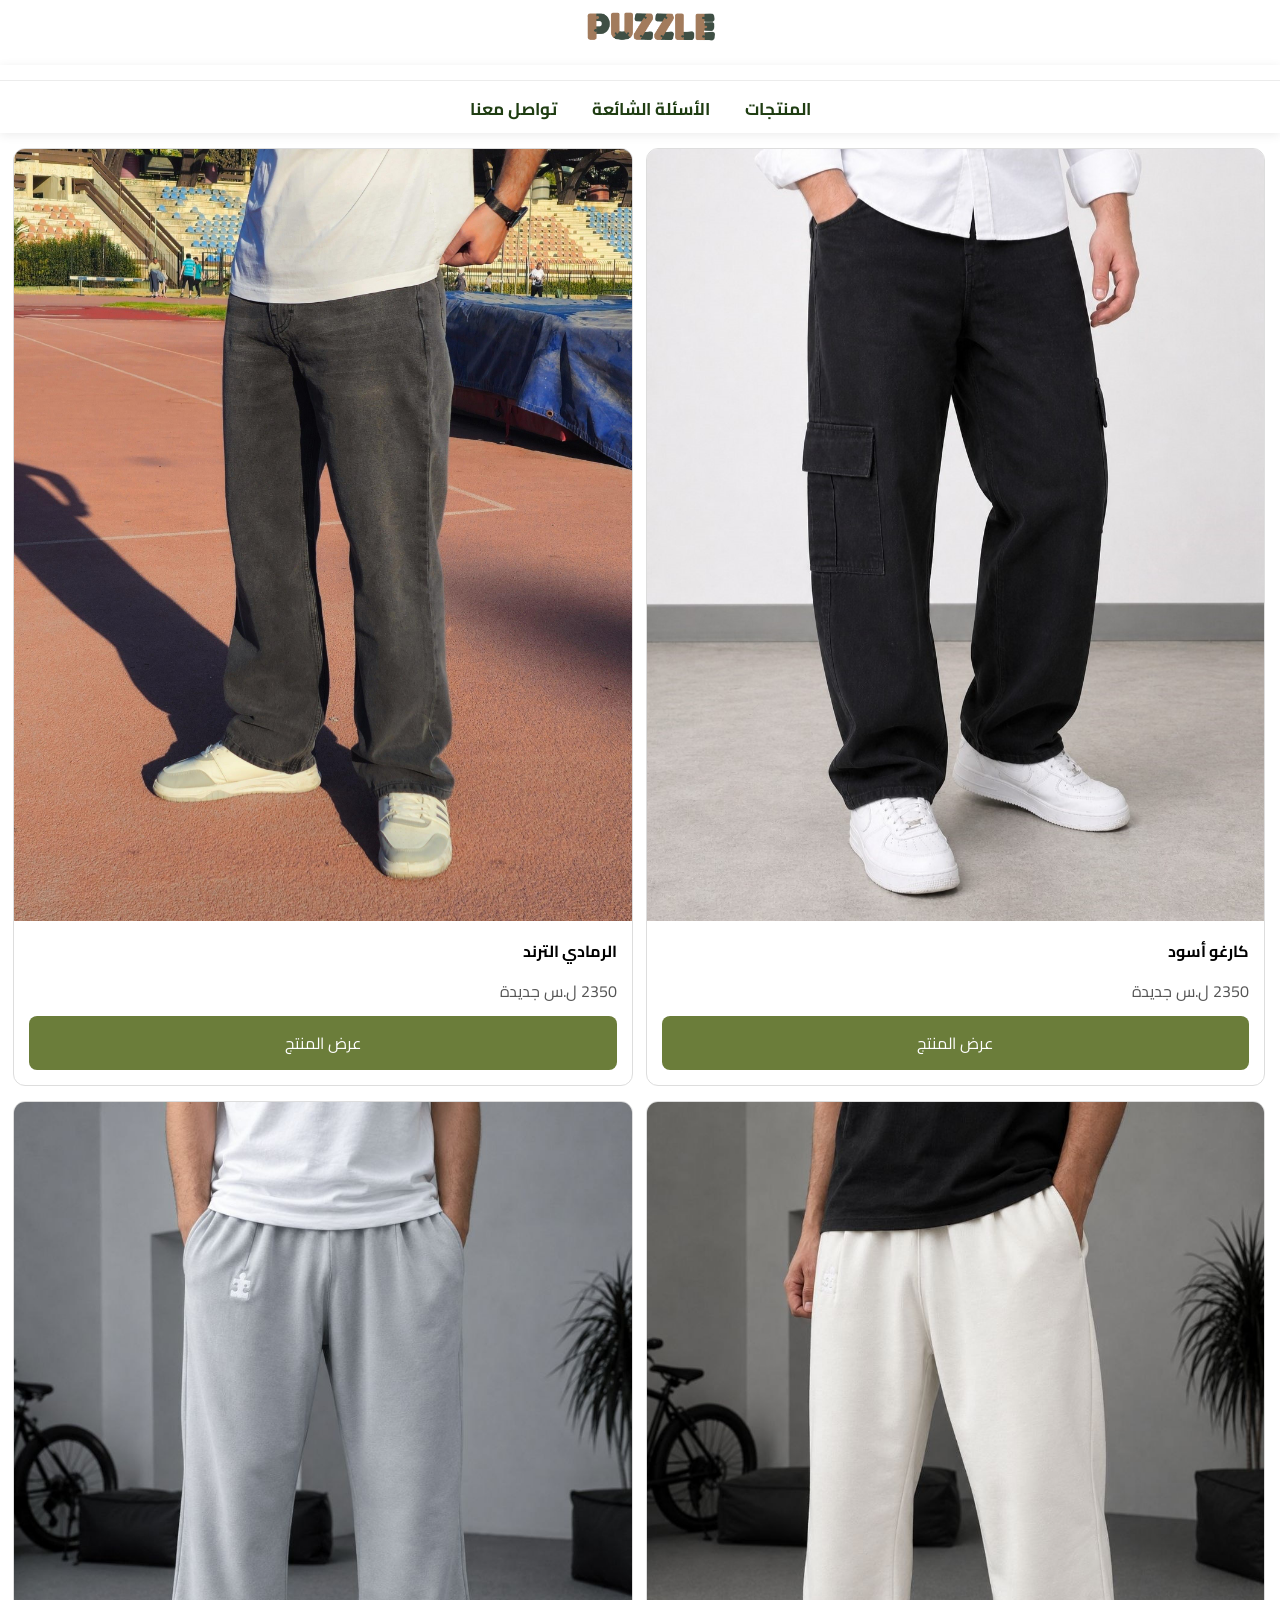
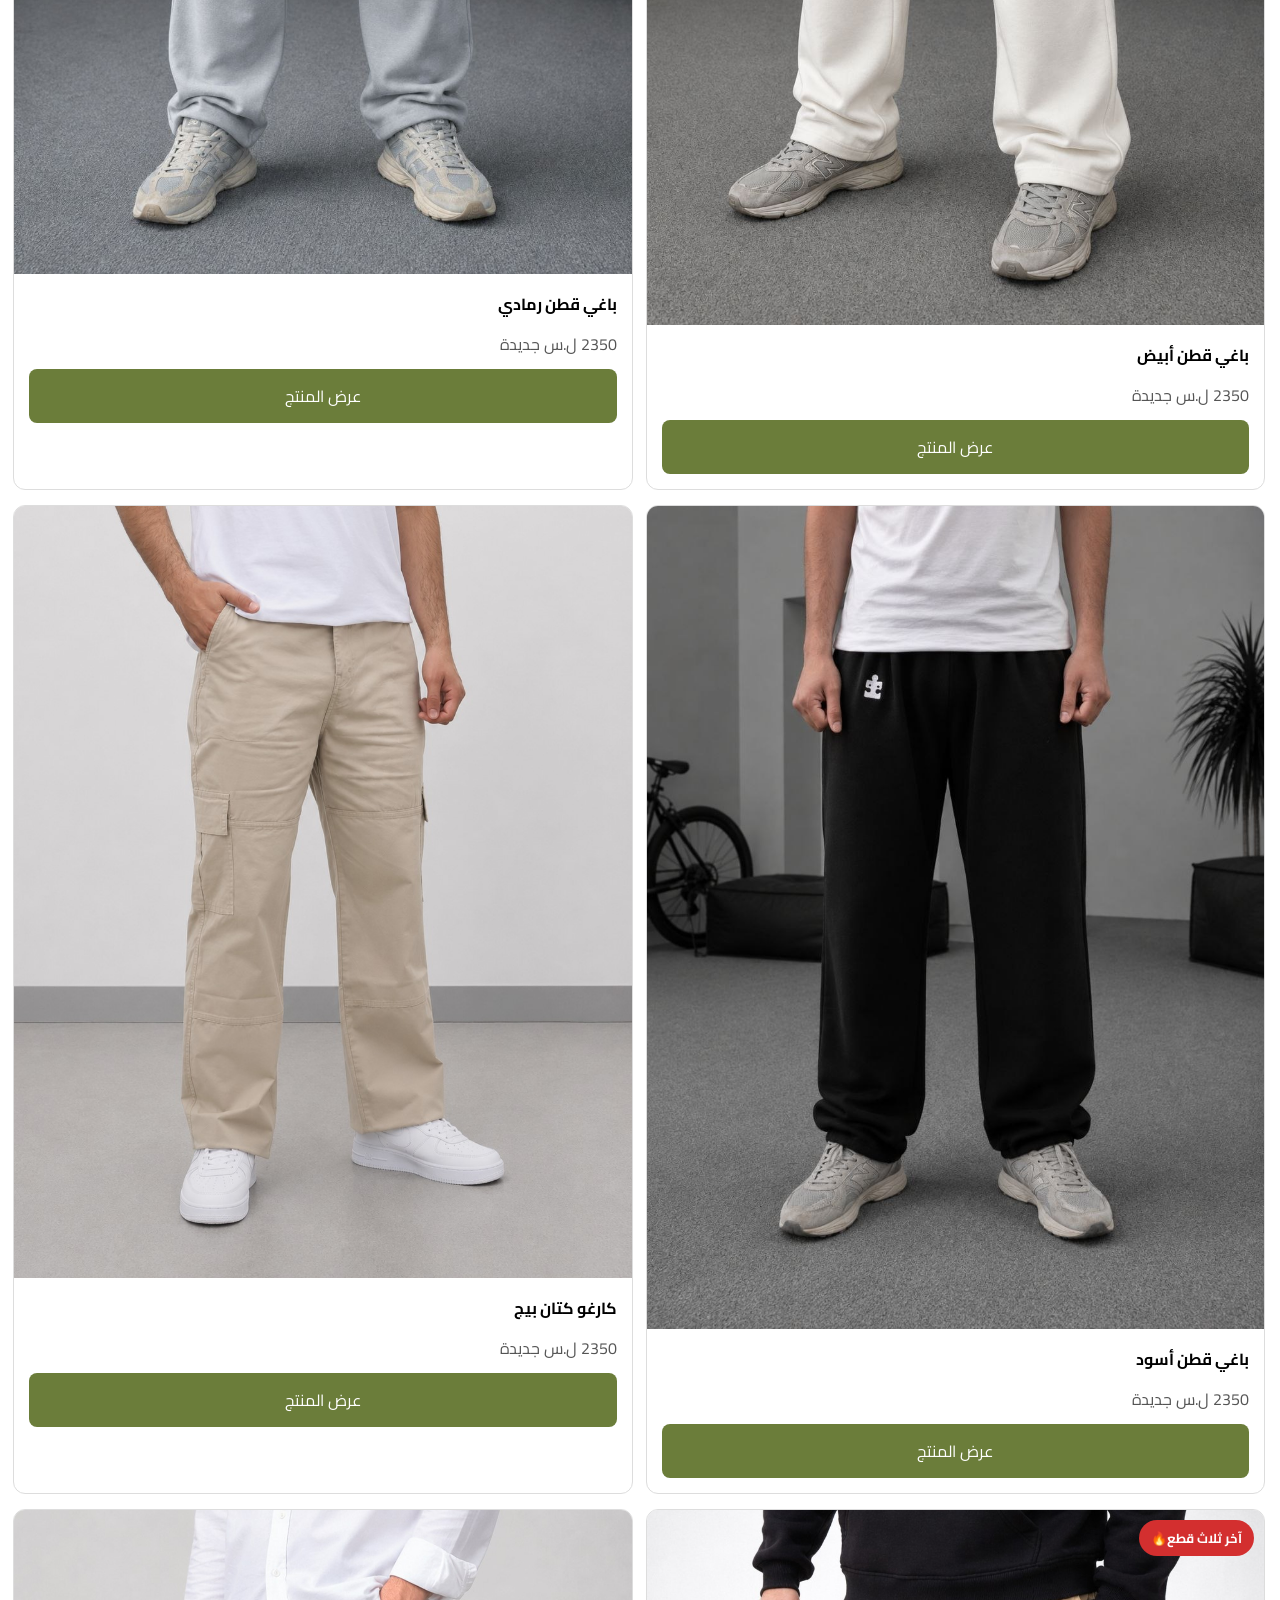
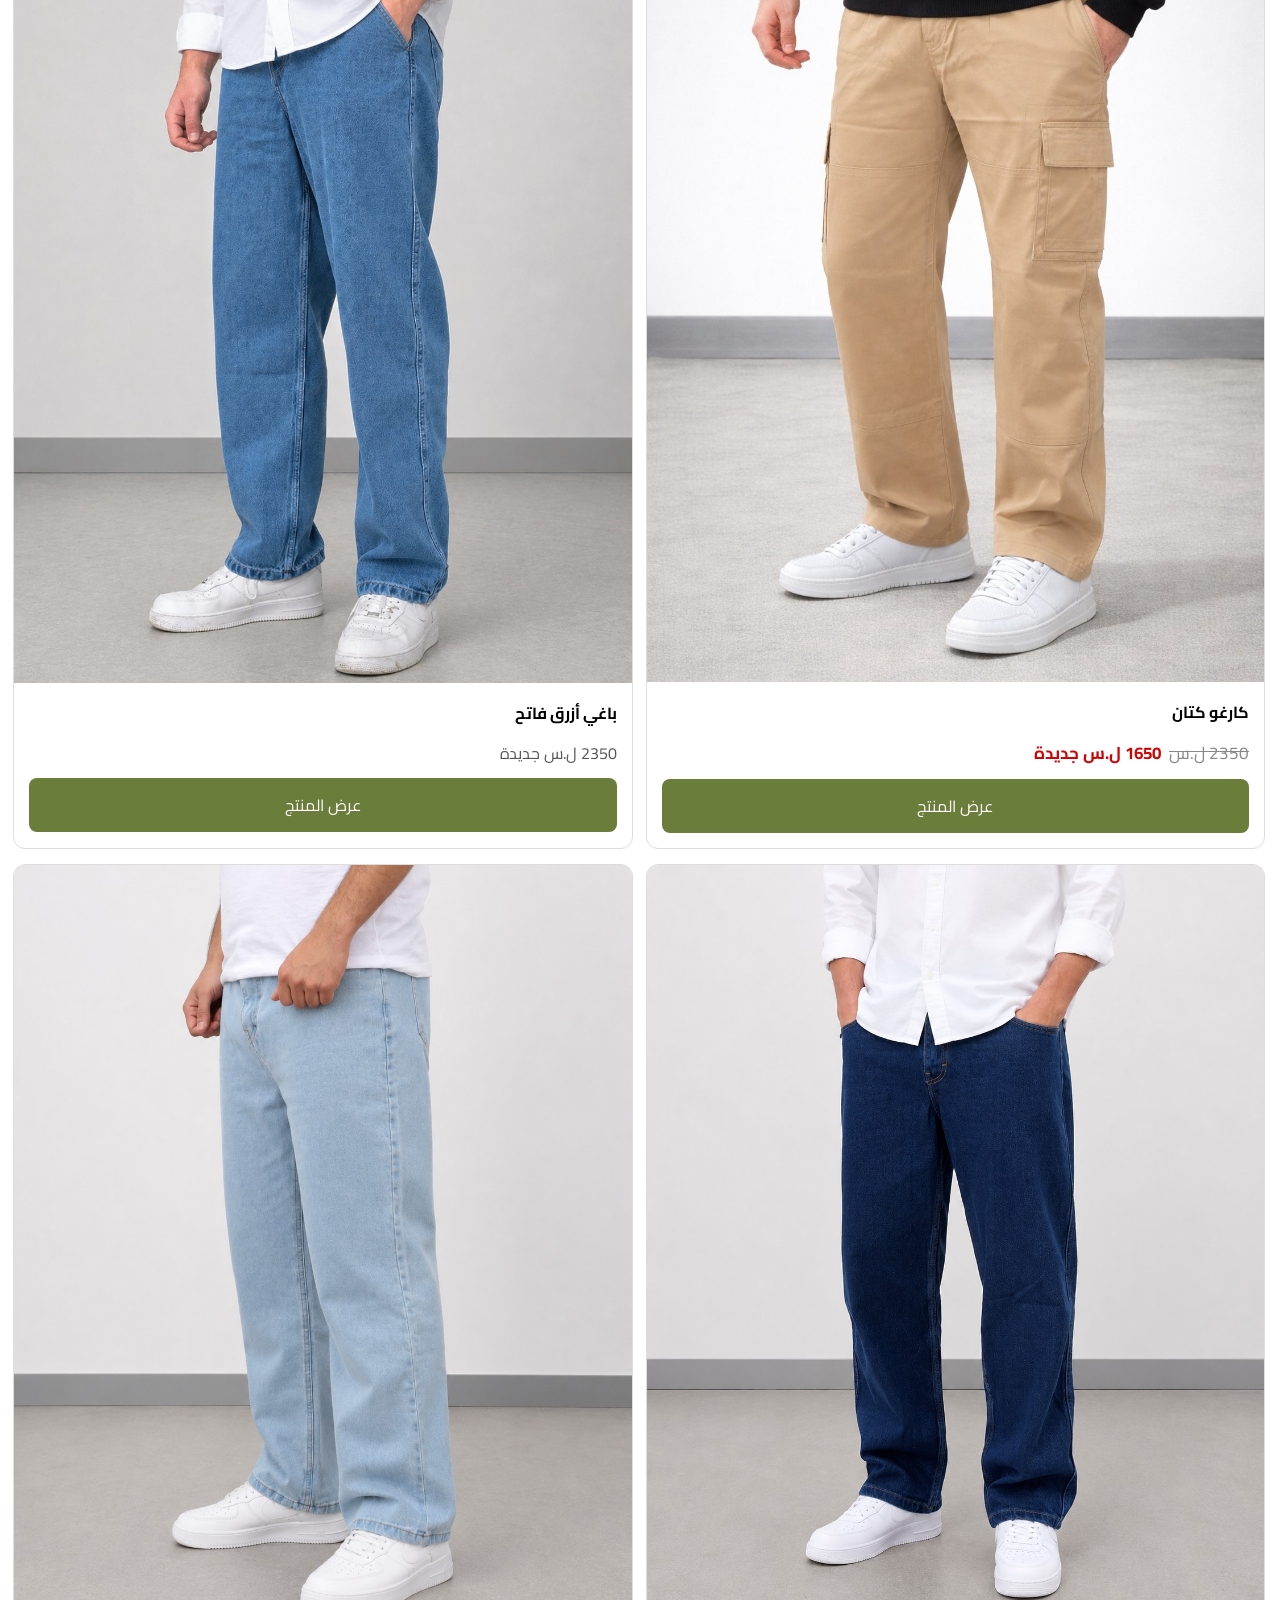
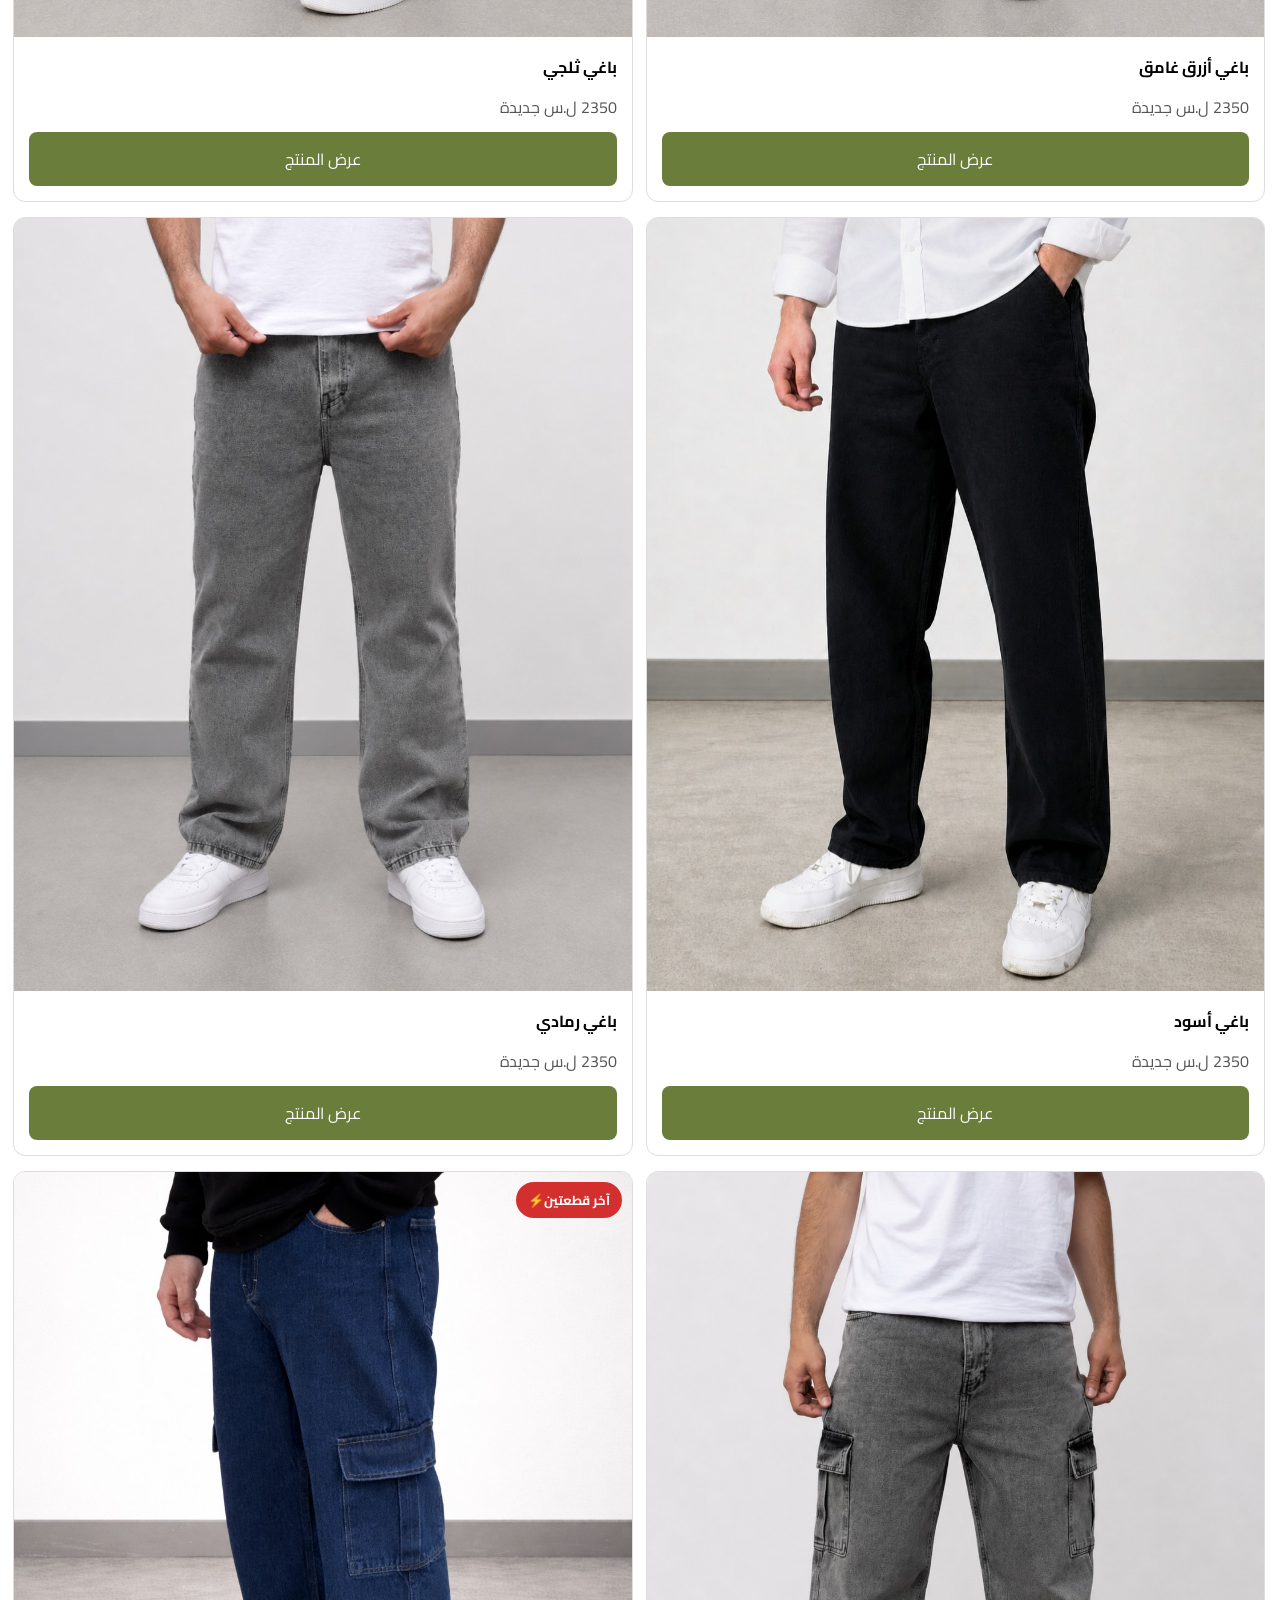
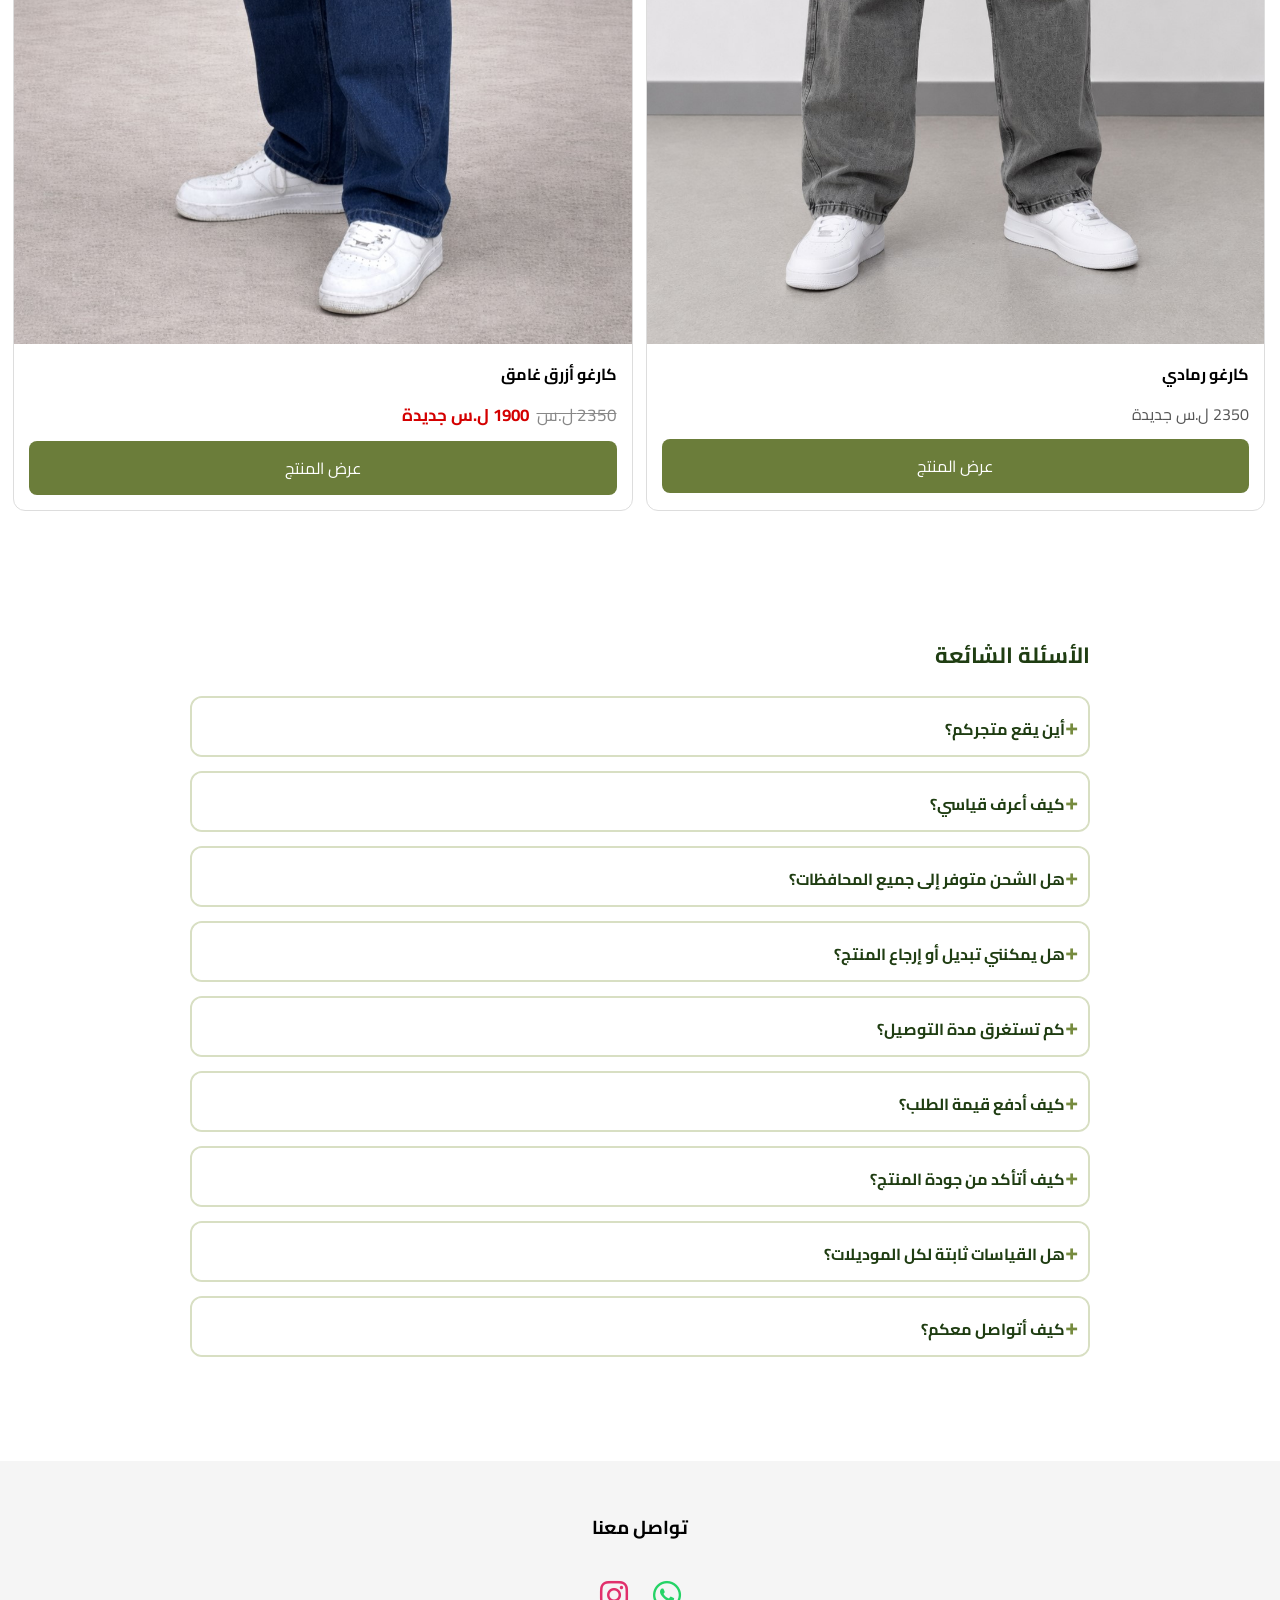
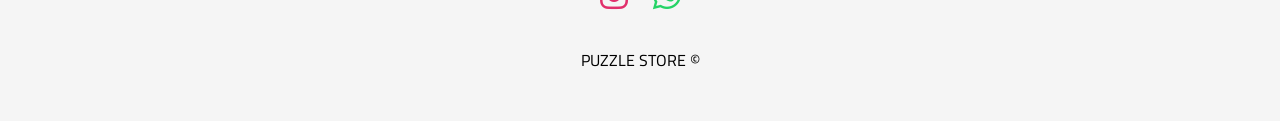
<file: index.html>
<!DOCTYPE html>
<html lang="ar" dir="rtl">
<head>
    <link
rel="icon"
type="image/png"
href="Images/favicon.png">

<meta property="og:title" content="PUZZLE STORE">

<meta property="og:description"
content="متجر PUZZLE للألبسة الرجالية">

<meta property="og:image"
content="https://puzzlestore.vercel.app/Images/logo.png">
<meta charset="UTF-8">
<meta name="viewport" content="width=device-width, initial-scale=1.0">

<title>PUZZLE</title>

<link rel="preconnect" href="https://fonts.googleapis.com">
<link rel="preconnect" href="https://fonts.gstatic.com" crossorigin>

<link href="https://fonts.googleapis.com/css2?family=Cairo:wght@300;400;600;700&display=swap" rel="stylesheet">

<link rel="stylesheet" href="style.css">

<link rel="stylesheet"
href="https://cdnjs.cloudflare.com/ajax/libs/font-awesome/6.5.1/css/all.min.css">

<!-- Google tag (gtag.js) -->
<script async src="https://www.googletagmanager.com/gtag/js?id=G-TQ9NFF2J5S"></script>

<script>
window.dataLayer = window.dataLayer || [];
function gtag(){dataLayer.push(arguments);}
gtag('js', new Date());

gtag('config', 'G-TQ9NFF2J5S');
</script>
</head>

<body>
<img
        src="Images/logo.png"
        alt="PUZZLE"
        class="site-logo">
<header>
        <nav class="navbar">

        <a href="#products-grid">
            المنتجات
        </a>

        <a href="#faq">
            الأسئلة الشائعة
        </a>

        <a href="#footer">
            تواصل معنا
        </a>

    </nav>

</header>

<main>

    <div id="products-grid"></div>

</main>

<section id="faq" class="faq-section">

    <h2>الأسئلة الشائعة</h2>

    <div class="faq-item">
        <button class="faq-question">أين يقع متجركم؟</button>
        <div class="faq-answer">
            <p>نحن متجر أونلاين فقط، ولا يوجد لدينا محل للزيارة.</p>
            <p>نوفر خدمة التوصيل داخل دمشق، والشحن إلى جميع المحافظات.</p>
        </div>
    </div>

    <div class="faq-item">
        <button class="faq-question">كيف أعرف قياسي؟</button>
        <div class="faq-answer">
            <p>تحت كل منتج ستجد جدول القياسات بالسنتيمتر (سم).</p>
            <p>قارن القياسات مع بنطال يناسبك باتباع الأسهم الموضحة في صورة القياسات.</p>
            <p>ستجد أيضاً الوزن التقريبي المناسب لكل قياس لمساعدتك على اختيار المقاس الأنسب.</p>
        </div>
    </div>

    <div class="faq-item">
        <button class="faq-question">هل الشحن متوفر إلى جميع المحافظات؟</button>
        <div class="faq-answer">
            <p>نعم، نوفر الشحن إلى جميع المحافظات.</p>

            <p>• دير الزور: شركة الدرويش.</p>
            <p>• القامشلي: شركة هفال.</p>
            <p>• ريف حلب: شركة المفتي.</p>
            <p>• القنيطرة: شركة كرم.</p>
            <p>• إدلب: شركة مسارات.</p>

            <p>إذا كانت محافظتك غير مذكورة أو أردت التأكد من توفر الشحن، تواصل معنا.</p>
        </div>
    </div>

    <div class="faq-item">
        <button class="faq-question">هل يمكنني تبديل أو إرجاع المنتج؟</button>
        <div class="faq-answer">

            <strong>داخل دمشق</strong>

            <p>يمكنك تجربة البنطال قبل الاستلام، وإذا لم يناسبك القياس يمكنك إرجاعه مباشرة مع المندوب.</p>

            <p>إذا كنت متردداً بين قياسين فاكتب ذلك في خانة الملاحظات وسنرسل القياسين.</p>

            <br>

            <strong>المحافظات</strong>

            <p>لا تتوفر خدمة التبديل أو الإرجاع، لذلك ننصح بالاعتماد على جدول القياسات والوزن التقريبي.</p>

        </div>
    </div>

    <div class="faq-item">
        <button class="faq-question">كم تستغرق مدة التوصيل؟</button>
        <div class="faq-answer">

            <p>داخل دمشق: 24–48 ساعة.</p>

            <p>إلى المحافظات: تختلف حسب شركة الشحن والمحافظة.</p>

        </div>
    </div>

    <div class="faq-item">
        <button class="faq-question">كيف أدفع قيمة الطلب؟</button>
        <div class="faq-answer">

            <p>الدفع عند الاستلام.</p>

        </div>
    </div>

    <div class="faq-item">
        <button class="faq-question">كيف أتأكد من جودة المنتج؟</button>
        <div class="faq-answer">

            <p>جميع الصور المعروضة هي صور حقيقية للمنتج، ونحرص على تقديم وصف دقيق لكل قطعة من حيث القماش والقياسات.</p>

        </div>
    </div>

    <div class="faq-item">
        <button class="faq-question">هل القياسات ثابتة لكل الموديلات؟</button>
        <div class="faq-answer">

            <p>قد تختلف القياسات بشكل بسيط بين موديل وآخر، لذلك ننصح دائماً بالاعتماد على جدول القياسات الخاص بكل منتج.</p>

        </div>
    </div>

    <div class="faq-item">
        <button class="faq-question">كيف أتواصل معكم؟</button>
        <div class="faq-answer">

            <p>يمكنك التواصل معنا عبر واتساب أو صفحاتنا على وسائل التواصل الاجتماعي، وسنرد عليك بأسرع وقت.</p>

        </div>
    </div>

</section>

<footer id="footer" class="site-footer">

    <h3>تواصل معنا</h3>

    <div class="footer-links">

        <a href="https://wa.me/963939378651"
           target="_blank">

            <i class="fa-brands fa-whatsapp"></i>

        </a>

        <a href="https://instagram.com/puzzle.sy"
           target="_blank">

            <i class="fa-brands fa-instagram"></i>

        </a>

    </div>

    <p>
        © PUZZLE STORE
    </p>

</footer>

<script src="products.js"></script>
<script src="script.js"></script>

</body>
</html>
</file>
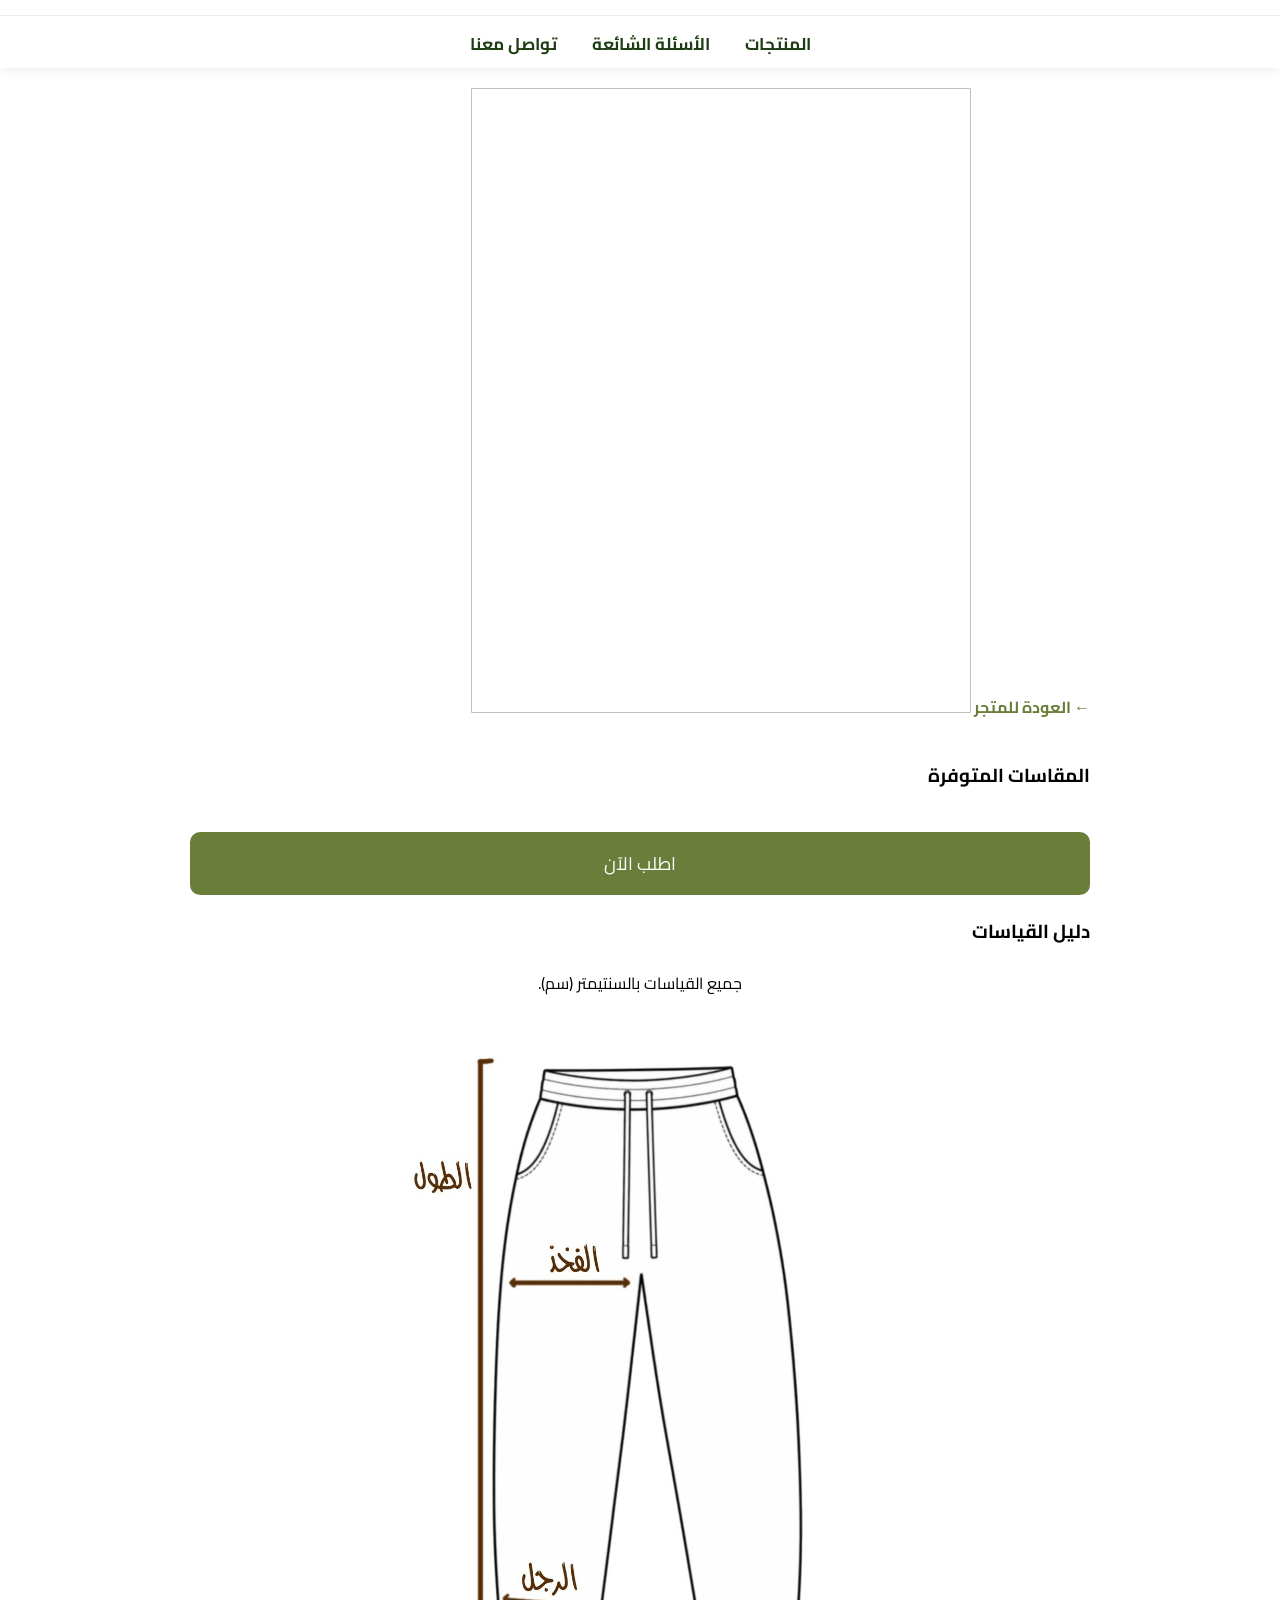
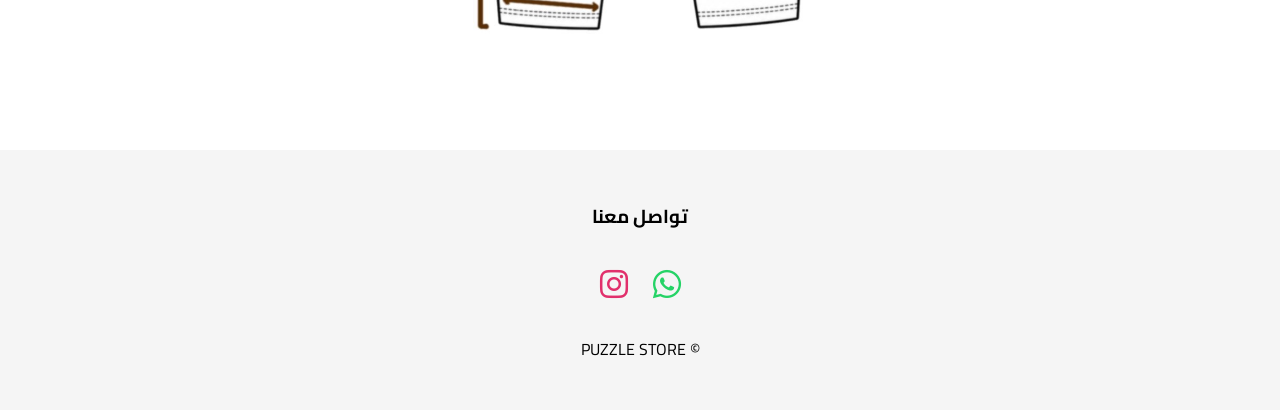
<file: product.html>
<!DOCTYPE html>
<html lang="ar" dir="rtl">

<head>
    <meta charset="UTF-8">
    <meta name="viewport" content="width=device-width, initial-scale=1.0">
    <title>PUZZLE</title>

    <link href="https://fonts.googleapis.com/css2?family=Cairo:wght@300;400;600;700&display=swap" rel="stylesheet">

    <link rel="stylesheet" href="style.css">
    <link rel="stylesheet"
href="https://cdnjs.cloudflare.com/ajax/libs/font-awesome/6.5.1/css/all.min.css">

<!-- Google tag (gtag.js) -->
<script async src="https://www.googletagmanager.com/gtag/js?id=G-TQ9NFF2J5S"></script>

<script>
window.dataLayer = window.dataLayer || [];
function gtag(){dataLayer.push(arguments);}
gtag('js', new Date());

gtag('config', 'G-TQ9NFF2J5S');
</script>
</head>

<body>

<header>

    <nav class="navbar">

        <a href="index.html#products-grid">
            المنتجات
        </a>

        <a href="index.html#faq">
            الأسئلة الشائعة
        </a>

        <a href="index.html#footer">
            تواصل معنا
        </a>

    </nav>

</header>

<div id="success-modal" class="success-modal">

    <div class="success-box">

        <h2>✓ تم استلام الطلب</h2>

        <p id="order-number"></p>

        <button id="close-modal">
            إغلاق
        </button>

    </div>

</div>

<div id="loading-modal" class="loading-modal">

    <div class="loading-box">

        <div class="loader"></div>

        <p>
            جاري إرسال الطلب...
        </p>

    </div>

</div>
<body>

    <div class="product-page">

        <a href="index.html" class="back-btn">
            ← العودة للمتجر
        </a>

        <img id="main-image" class="main-image">

        <div id="gallery" class="gallery"></div>

        <h1 id="product-name"></h1>

        <h2 id="product-price"></h2>

         <p id="product-description"></p>
       
        <h3>المقاسات المتوفرة</h3>

        <div id="available-sizes"></div>

        <div id="size-message"></div>

        <button class="order-btn">
            اطلب الآن
        </button>

        <div id="order-form-container" style="display:none;">

    <h3>معلومات الطلب</h3>

    <div id="selected-product-info"></div>
    <div id="selectedProductsList" class="selected-products-list"></div>

<div class="multi-products-section">

    <div id="addProductBtn" class="add-product-box">

        <span class="add-product-icon">
        +
    </span>
    <span class="add-product-text">
        إضافة منتج آخر
    </span>

    

</div>
    <div id="productCardsContainer" class="product-cards-container"></div>

    <div id="sizeSelector" class="size-selector"></div>

</div>
    <input
        type="text"
        id="customer-name"
        placeholder="الاسم الثلاثي">

    <input
        type="text"
        id="customer-phone"
        placeholder="رقم الهاتف">

    <select id="customer-city">

        <option value="">
            اختر المحافظة
        </option>

        <option value= "دمشق وريفها">دمشق وريفها</option>
<option value="ريف دمشق شحن">ريف دمشق شحن</option>
<option value="حلب">حلب</option>
<option value="إدلب">إدلب</option>
<option value="حمص">حمص</option>
<option value="حماة">حماة</option>
<option value="اللاذقية">اللاذقية</option>
<option value="طرطوس">طرطوس</option>
<option value="درعا">درعا</option>
<option value="دير الزور">دير الزور</option>
<option value="القنيطرة">القنيطرة</option>
<option value="السويداء">السويداء</option>
<option value="الحسكة">الحسكة</option>
<option value=" المدينةالرقة">الرقة المدينة</option>
<option value="غير ذلك">غير ذلك</option>
    </select>
 
    <div id="damascus-section" style="display:none;">
<input
    type="text"
    id="customer-address"
    placeholder="العنوان بالتفصيل">
        
    <div class="delivery-info">

        <p>
            يصلك الطلب خلال 24 ساعة من تأكيد الطلب
        </p>

        <p>
      أجور التوصيل تتراوح بين 20 ألف للمناطق المحيطة بالبرامكة تقريباً و 60 ألف للمناطق البعيدة عن مركز المدينة مثل الكسوة والضاحية
          </p>
      <p>
            يمكنك التأكد من أجور التوصيل
            عند تواصل الكابتن معك
        </p>

    </div>

</div>

<div id="shipping-section" style="display:none;">
    <h3>الطلبات خارج دمشق</h3>

    <p>
        يتم تأكيد الطلب بعد تحويل عربون بقيمة
        350 ليرة سورية جديدة عبر شام كاش.
    </p>

    <p>
        يتم احتساب هذا المبلغ كجزء من قيمة المنتج
        وليس رسوماً إضافية.
    </p>

    <p>
        يتم شحن الطلب خلال 24 ساعة من تأكيد الطلب.
    </p>

    <p>
        يستغرق الطلب حوالي 48 ساعة ليصل لمنطقتك.
    </p>

    <h4>شركات الشحن المعتمدة:</h4>

    <ul>
        <li>القدموس: لمعظم المحافظات (بتكلفة 130 ل.س جديدة تقريباً)</li>
        <li>مسارات: إدلب (1 دولار تقريباً)</li>
        <li>الدرويش: المحافظات الشرقية (200 ل.س جديدة)</li>
        <li>كرم: القنيطرة (1 دولار تقريباً)</li>
        <li>المفتي: ريف حلب (130 ل.س جديدة تقريباً)</li>

    </ul>

    <input
        type="text"
        id="receiver-name"
        placeholder="الاسم الثلاثي للمستلم">

    <input
        type="text"
        id="shipping-branch"
        placeholder="المنطقة أو فرع شركة الشحن الأقرب">

        <div class="advance-payment">

    <h3>إتمام الطلب</h3>

    <p>
        يرجى تحويل عربون بقيمة
        <strong>350 ل.س جديدة</strong>
   
        إلى محفظة شام كاش:
    </p>

    <div class="wallet-number">
        6fa9cda8dd9e09f0e180868521bf2954
    </div>
 <img
        src="Images/shamcash-qr.png"
        class="qr-image">
    <p>
        ثم إرسال صورة عملية التحويل
        على الواتساب
    </p>

   

    <a
        href="https://wa.me/963939378651"
        target="_blank"
        class="whatsapp-btn">

        تواصل معنا

    </a>

</div>

</div>

<textarea
    id="customer-notes"
    placeholder="ملاحظات إضافية (اختياري)"

    ></textarea>

    <div id="form-message" class="form-message"></div>
    <button id="submit-order">
        إرسال الطلب
    </button>

</div>

        <div id="size--message"></div>

        <h3>دليل القياسات</h3>


        <p class="size-note">
            جميع القياسات بالسنتيمتر (سم).
        </p>

        <div id="size-table"></div>
        <img src="Images/size-guide.jpg" class="size-guide">

    </div>

    <script src="products.js"></script>
    <script src="script.js"></script>

    <footer class="site-footer">

    <h3>تواصل معنا</h3>

    <div class="footer-links">

        <a href="https://wa.me/963939378651"
           target="_blank">

            <i class="fa-brands fa-whatsapp"></i>

        </a>

        <a href="https://instagram.com/puzzle.sy"
           target="_blank">

            <i class="fa-brands fa-instagram"></i>

        </a>

    </div>

    <p>
        © PUZZLE STORE
    </p>

</footer>

</body>

</html>
</file>
<file: style.css>
body{
    font-family:'Cairo',sans-serif;
    background:#ffffff;
    margin:0;
    padding:0;
}

header{

    position: sticky;
    top: 0;
    z-index: 1000;

    background: white;

    text-align: center;

    padding: 15px 0 8px;

    box-shadow: 0 2px 10px rgba(0,0,0,.08);

}
header h1{
    margin:0;
    font-size:40px;
}
.navbar{

    display: flex;

    justify-content: center;

    gap: 35px;

    border-top: 1px solid #ececec;

    padding-top: 12px;

}

.navbar a{

    text-decoration: none;

    color: #1f3d12;

    font-family: 'Cairo', sans-serif;

    font-size: 17px;

    font-weight: 700;

    transition: .25s;

}

.navbar a:hover{

    color: #768b3f;

}
#products-grid {
    display: grid;
    grid-template-columns: repeat(2, 1fr);
    gap: 15px;
    padding: 15px;
}

.product-card{
    border:1px solid #ddd;
    width: 100%;
    border-radius:12px;
    overflow:hidden;
    background:white;
}

.product-card img{
    width:100%;
    height:auto;
    display:block;
}

.product-info{
    padding:15px;
}

.product-name{
    font-size:16px;
    font-weight:bold;
}

.product-price{
    color:#555;
    margin:10px 0;
}

.view-btn{
    display:block;
    text-align:center;
    background:#6b7d3a;
    color:white;
    text-decoration:none;
    padding:12px;
    border-radius:8px;
}
.product-page{
    max-width:900px;
    margin:auto;
    padding:20px;
}

.back-btn{
    text-decoration:none;
    color:#6b7d3a;
    font-weight:bold;
}

.main-image {
    width: 100%;
    max-width: 500px;

    aspect-ratio: 4 / 5;

    object-fit: cover;

    border-radius: 1px;
}

.gallery{
    display:flex;
    gap:10px;
    margin-top:15px;
    overflow-x:auto;
}

.gallery img {
    width: 80px;

    aspect-ratio: 4 / 5;

    object-fit: cover;

    border-radius: 8px;

    cursor: pointer;
}

.size-guide{
    width:100%;
    max-width:500px;
    display:block;
    margin:auto;
}

.size-note{
    text-align:center;
}

.size-table{

    width:100%;

    border-collapse:collapse;

    margin-top:20px;

    font-size:15px;

}

.size-table th,
.size-table td{

    border:1px solid #ddd;

    padding:6px 4px;

    text-align:center;

    line-height:1.3;

}

.size-table th{

    font-size:15px;

    font-weight:700;

}

.size-table td{

    font-size:14px;

}

.order-btn{
    background:#6b7d3a;
    color:white;
    border:none;
    padding:15px 25px;
    border-radius:10px;
    cursor:pointer;
    width:100%;
    margin-top:20px;
    font-size:18px;
    font-family:'Cairo',sans-serif;

}
.active-size{
    background:#1f3d12;
    color:white;
    transform:scale(1.05);
}
#size--message{
    margin-top:10px;
    color:#c62828;
    font-weight:bold;
    text-align:center;
}
#size-message{
    margin-top:15px;
    padding:10px;
    background:#eaf4e2;
    color:#2f4f1f;
    border-radius:8px;
    font-weight:bold;
    display:none;
}
#order-form-container{
    margin-top:25px;
    padding:20px;
    border:1px solid #ddd;
    border-radius:12px;
}

#order-form-container input{

    width:96%;
    padding:12px;
    margin-bottom:12px;

    border:1px solid #ccc;
    border-radius:8px;

    font-family:Cairo;
}
#order-form-container select{

    width:100%;
    padding:12px;
    margin-bottom:12px;

    border:1px solid #ccc;
    border-radius:8px;

    font-family:Cairo;
}

#submit-order{

    width:100%;
    padding:14px;

    border:none;

    background:#6b7d3a;
    color:white;

    border-radius:8px;
    font-size: 18px;
    font-family: Cairo, sans-serif;
    cursor:pointer;
}
.shipping-info{
    margin-top:20px;
    padding:18px;
    background:#f8f8f8;
    border-radius:10px;
    line-height:1.9;
    font-size:15px;
}

.shipping-info h4{
    margin-bottom:10px;
}
#selected-product-info{
    background: #f7f8f2;
    border: 2px solid #6b7d3a;
    color: #1f3d12;
    padding: 3px;
    margin: 15px 0 20px;
    border-radius: 10px;
    text-align: center;
    font-size: 20px;
    font-weight: 700;
}
#customer-notes{
    width:100%;
    min-height:120px;
    padding:12px;
    margin-top:15px;
    border:1px solid #ddd;
    border-radius:10px;
    font-family:'Cairo',sans-serif;
    resize:vertical;
    box-sizing:border-box;
}
.advance-payment{
    margin-top:10px;
    padding:10px;
    background:#f8f8f8;
    border-radius:12px;
    text-align:right;
    line-height: 1.4;
}

.wallet-number{
    background:#fff;
    border:2px dashed #6b7d3a;
    padding:12px;
    margin:15px 0;
    word-break:break-all;
    font-weight:bold;
}

.qr-image{
    width:220px;
    max-width:100%;
    display:block;
    margin:20px auto;
}

.whatsapp-btn{
    display:block;
    width:13%;
    background:#25D366;
    color:white;
    text-decoration:none;
    padding:15px;
    border-radius:10px;
    font-weight:bold;
    margin-top:15px;
}
.success-modal {

    display: none;

    position: fixed;

    top: 0;
    right: 0;

    width: 100%;
    height: 100%;

    background: rgba(0,0,0,0.6);

    z-index: 9999;

    justify-content: center;
    align-items: center;
}

.success-box {

    background: white;

    width: 90%;
    max-width: 400px;

    padding: 30px;

    border-radius: 15px;

    text-align: center;
}

.success-box h2 {

    color: #2e7d32;

    margin-bottom: 15px;
}

.success-box button {

    margin-top: 20px;

    padding: 10px 25px;

    border: none;

    border-radius: 8px;

    cursor: pointer;

    background: #2e7d32;

    color: white;
}
.loading-modal{

    display:none;

    position:fixed;

    top:0;
    right:0;

    width:100%;
    height:100%;

    background:rgba(0,0,0,.6);

    z-index:10000;

    justify-content:center;
    align-items:center;
}

.loading-box{

    background:white;

    padding:30px;

    border-radius:15px;

    text-align:center;
}

.loader{

    width:50px;
    height:50px;

    border:5px solid #ddd;

    border-top:5px solid #6b7d3a;

    border-radius:50%;

    animation:spin 1s linear infinite;

    margin:0 auto 15px;
}

@keyframes spin{

    from{
        transform:rotate(0deg);
    }

    to{
        transform:rotate(360deg);
    }
}
.form-message{
    display:none;
    margin:15px 0;
    padding:12px;
    border-radius:10px;
    text-align:center;
    font-weight:bold;
}

.form-message.error{
    display:block;
    background:#ffe5e5;
    color:#c62828;
}

.form-message.success{
    display:block;
    background:#e8f5e9;
    color:#2e7d32;
}
.site-logo{

    width: 180px;

    height: auto;

    display: block;

    margin: 0 auto 12px;

}
.site-footer {
    margin-top: 50px;
    padding: 30px 20px;
    text-align: center;
    background: #f5f5f5;
}

.footer-links {
    display: flex;
    justify-content: center;
    gap: 15px;
    margin: 15px 0;
}

.footer-links a {
    text-decoration: none;
    color: #1f3d12;
    font-weight: bold;
}
.footer-links {
    display: flex;
    justify-content: center;
    gap: 25px;
    margin: 20px 0;
}

.footer-links a {
    font-size: 32px;
    color: #1f3d12;
    transition: 0.3s;
}

.footer-links a:hover {
    transform: scale(1.15);
}
.fa-whatsapp {
    color: #25D366;
}

.fa-instagram {
    color: #E1306C;
}
#product-description{
    white-space: pre-line;
}
.add-product-box{

    display:flex;
    align-items:center;
    justify-content:center;
    gap:18px;

    margin-bottom:20px;

    height:40px;

    border:3px dashed #6b7d3a;
    border-radius:10px;

    background:#ffffff;

    cursor:pointer;

    transition:0.2s;
}

.add-product-box:hover{

    background:#f8faf3;
}

.add-product-text{

    font-size:18px;
    font-weight:600;
    color:#6b7d3a;
}

.add-product-icon{

    width:20px;
    height:20px;

    display:flex;
    align-items:center;
    justify-content:center;

    border-radius:50%;

    background:#6b7d3a;

    color:white;

    font-size:20px;
    font-weight:bold;

    line-height:1;
}


.product-cards-container{
    display:none;
    overflow-x:auto;
    gap:12px;
    padding:10px 0;
    white-space:nowrap;
}

.product-card-mini{
    display:inline-block;
    width:110px;
    border:1px solid #ddd;
    border-radius:12px;
    padding:10px;
    text-align:center;
    margin-left:8px;
    cursor:pointer;
    background:white;
}

.product-card-mini img{
    width:100%;
    height:120px;
    object-fit:cover;
    border-radius:8px;
}

.size-selector{
    display:none;
    margin:15px 0;
}

.size-btn{
   margin: 5px;
    padding: 8px 12px;
    background: rgb(107, 125, 58);
    color: white;
    border-radius: 6px;
    cursor: pointer;
    border:none;
}

.selected-products-list{
    margin-top:3px;
}

.selected-product-item{
    display:flex;
    justify-content:space-between;
    align-items:center;
    padding:12px;
    border-radius:10px;
    margin-bottom:3px;
}
.selected-product-card{

    position:relative;
    background: #f7f8f2;
    border: 2px solid #6b7d3a;
    color: #1f3d12;
    width:100%;
    box-sizing:border-box;
    padding: 3px;
    margin: 1px 0 1px;
    border-radius: 10px;
    text-align: center;
    font-size: 20px;
    font-weight: 700;
}

.selected-product-title{

    font-weight:bold;

    margin-bottom:10px;
}

.selected-product-name{

    font-size:22px;

    font-weight:700;
}

.selected-product-size{

    margin-top:8px;

    color:#6b7d3a;

    font-weight:bold;
}

.remove-product{

    position:absolute;

    left:10px;

    top:10px;

    background:none;
    border:none;

    color:#1f3d12;

    font-size:18px;
    font-weight:bold;

    padding:0;

    cursor:pointer;

    line-height:1;
}

.popup-product-card{
    max-width:320px;
    margin:15px auto;
    padding:10px;
    border:1px solid #ddd;
    border-radius:12px;
    background:#fff;
    text-align:center;
}

.popup-product-image{
    width:100%;
    height:300px;
    object-fit:cover;
    border-radius:10px;
}

.popup-product-card h3{
    margin:8px 0 3px;
    font-size:28px;
    font-weight:700;
    line-height:1.2;
}

.popup-price{
    margin:0 0 10px;
    font-size:22px;
    color:#000;
}

.popup-sizes{
    display:flex;
    justify-content:center;
    gap:6px;
    flex-wrap:wrap;
}
.faq-section{

    max-width:900px;

    margin:70px auto;

    padding:20px;

}

.faq-section h2{

    text-align:right;

    font-size:22px;

    color:#1f3d12;

    margin-bottom:20px;

}

.faq-item{

    border:2px solid #d8dfc3;

    border-radius:12px;

    margin-bottom:14px;

    overflow:hidden;

    background:white;

    transition:.3s;

}

.faq-item:hover{

    border-color:#768b3f;

}

.faq-question{

    width:100%;

    background:white;

    border:none;

    padding:6px 10px;

    cursor:pointer;

    text-align:right;

    font-size:16px;

    font-weight:bold;

    font-family:'Cairo',sans-serif;

    color:#1f3d12;

    justify-content:space-between;

    align-items:center;

}

.faq-question::before{

    content:"+";

    font-size:24px;

    color:#768b3f;

    font-weight:bold;

    transition:.3s;

}

.faq-item.active .faq-question::before{

    content:"−";

}

.faq-answer{

    max-height:0;

    overflow:hidden;

    transition:max-height .35s ease;

    background:#f9faf5;

    text-align:right;

}

.faq-answer p{

    margin:10px 0;

    line-height:1.9;

}

.faq-answer strong{

    color:#1f3d12;

}

.faq-item.active .faq-answer{

    max-height:900px;

    padding:20px 22px;

}

.product-card{
    position: relative;
}

.sale-badge{

    position:absolute;

    top:10px;
    right:10px;

    background:#d32f2f;
    color:white;

    padding:6px 12px;

    border-radius:20px;

    font-size:13px;
    font-weight:bold;

    z-index:10;
}
.discount-price-row{
    display:flex;
    justify-content:right;
    align-items:center;
    gap:8px;
    flex-wrap:nowrap;
}

.old-price{
    color:#888;
    text-decoration:line-through;
    font-size:17px;
}

.new-price{
    color:#d40000;
    font-size:17px;
    font-weight:bold;
}
</file>
